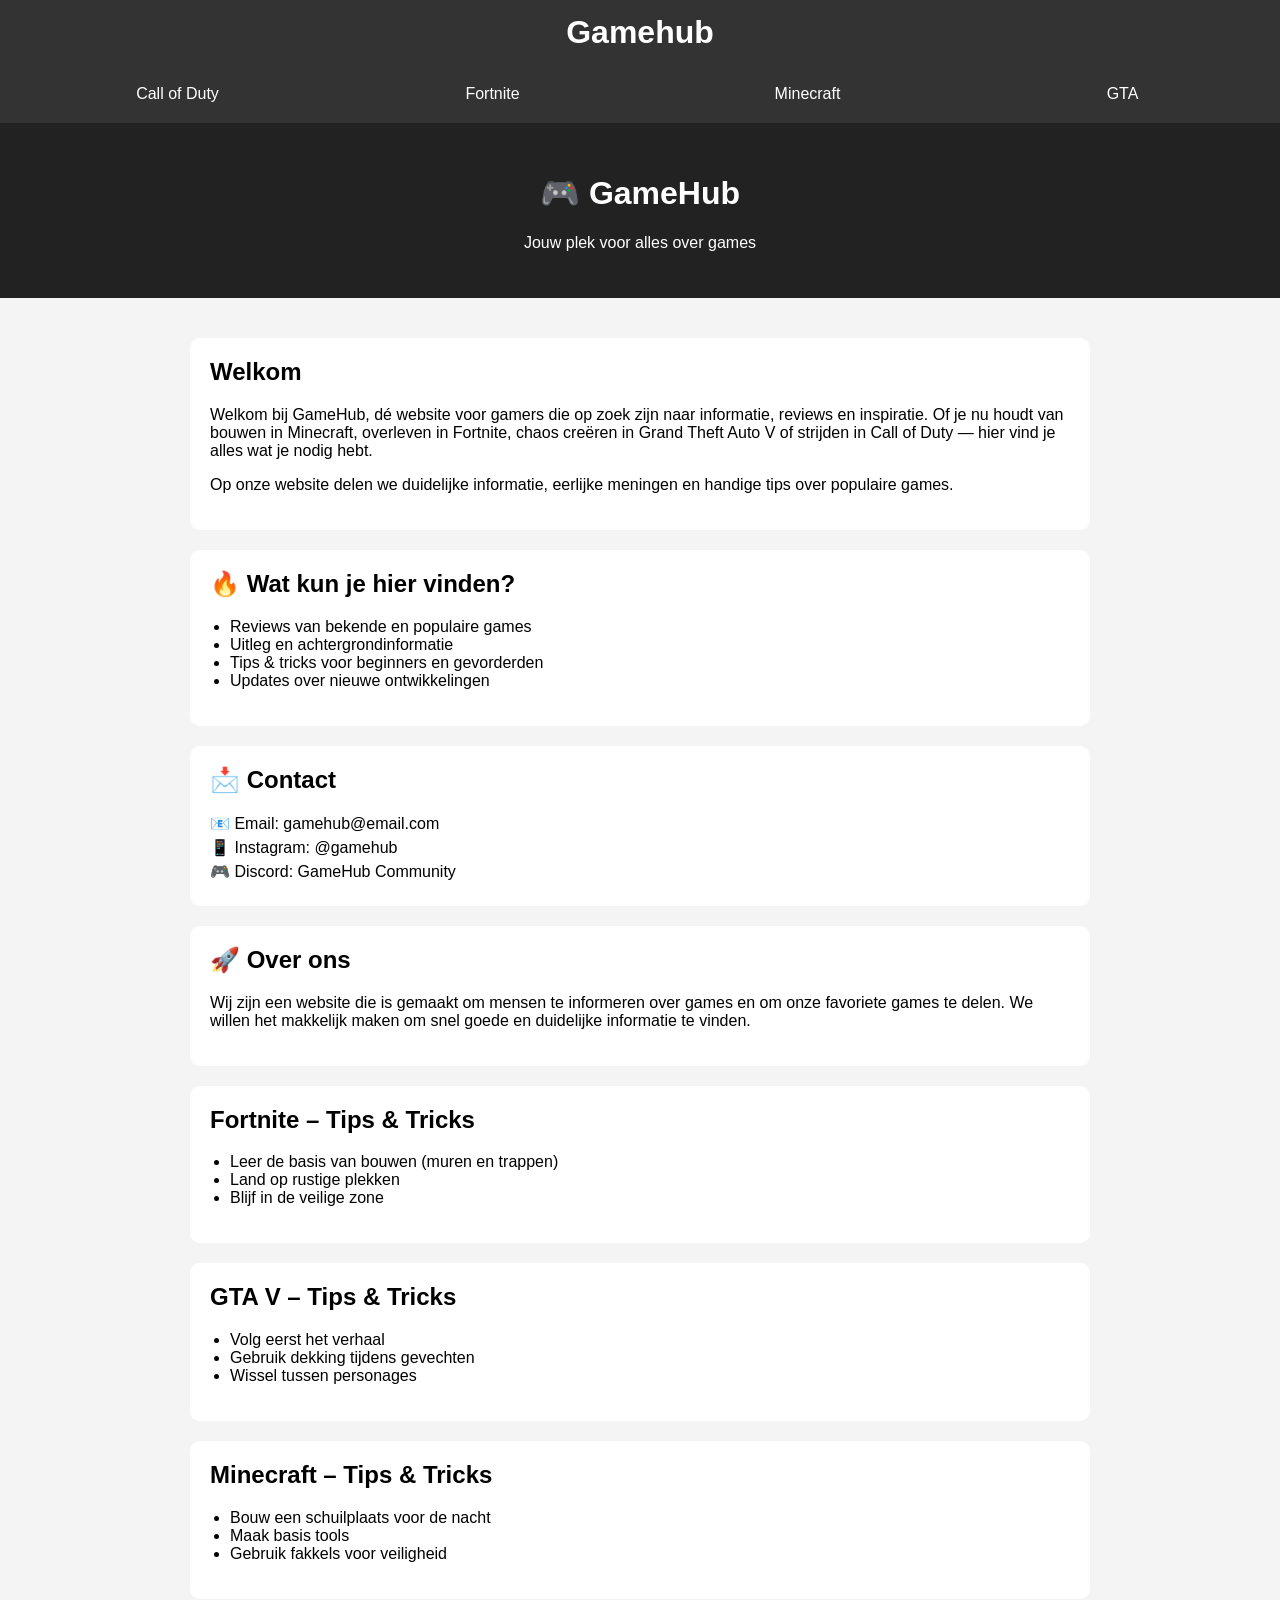
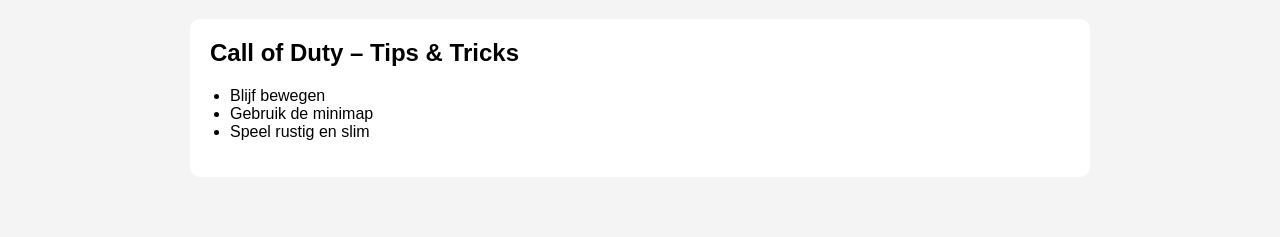
<file: index.html>
<!DOCTYPE html>
<html lang="nl">
     <head>
           <title>Gamehub</title>
           
           <link rel="stylesheet" href="css/opmaak.css">
		   <script src="javascript.js"></script>
		   <meta charset="UTF-8">
     </head>
     <body>
	 
	 <div class="titel"><h1><a href="games.html">Gamehub</a></h1></div>
	 <div>
	 <ul class="menu">
     <li><a href="callofduty.html">Call of Duty</a></li>
     <li><a href="fortnite.html">Fortnite</a></li>
     <li><a href="minecraft.html">Minecraft</a></li>
     <li><a href="gta.html">GTA</a></li>
</ul>
</div>

<div class="blok1">
    <h1>🎮 GameHub</h1>
    <p>Jouw plek voor alles over games</p>
</div>

<div class="blok2">

    <div class="blok3">
        <h2>Welkom</h2>
        <p>
        Welkom bij GameHub, dé website voor gamers die op zoek zijn naar informatie, reviews en inspiratie.
        Of je nu houdt van bouwen in Minecraft, overleven in Fortnite, chaos creëren in Grand Theft Auto V
        of strijden in Call of Duty — hier vind je alles wat je nodig hebt.
        </p>

        <p>
        Op onze website delen we duidelijke informatie, eerlijke meningen en handige tips over populaire games.
        </p>
    </div>

    <div class="blok3">
        <h2>🔥 Wat kun je hier vinden?</h2>
        <ul>
            <li>Reviews van bekende en populaire games</li>
            <li>Uitleg en achtergrondinformatie</li>
            <li>Tips & tricks voor beginners en gevorderden</li>
            <li>Updates over nieuwe ontwikkelingen</li>
        </ul>
    </div>

    <div class="blok3 contact">
        <h2>📩 Contact</h2>
        <p>📧 Email: gamehub@email.com</p>
        <p>📱 Instagram: @gamehub</p>
        <p>🎮 Discord: GameHub Community</p>
    </div>

    <div class="blok3">
        <h2>🚀 Over ons</h2>
        <p>
        Wij zijn een website die is gemaakt om mensen te informeren over games en om onze favoriete games te delen.
        We willen het makkelijk maken om snel goede en duidelijke informatie te vinden.
        </p>
    </div>

    <div class="blok3">
        <h2>Fortnite – Tips & Tricks</h2>
        <ul>
            <li>Leer de basis van bouwen (muren en trappen)</li>
            <li>Land op rustige plekken</li>
            <li>Blijf in de veilige zone</li>
        </ul>
    </div>

    <div class="blok3">
        <h2>GTA V – Tips & Tricks</h2>
        <ul>
            <li>Volg eerst het verhaal</li>
            <li>Gebruik dekking tijdens gevechten</li>
            <li>Wissel tussen personages</li>
        </ul>
    </div>

    <div class="blok3">
        <h2>Minecraft – Tips & Tricks</h2>
        <ul>
            <li>Bouw een schuilplaats voor de nacht</li>
            <li>Maak basis tools</li>
            <li>Gebruik fakkels voor veiligheid</li>
        </ul>
    </div>

    <div class="blok3">
        <h2>Call of Duty – Tips & Tricks</h2>
        <ul>
            <li>Blijf bewegen</li>
            <li>Gebruik de minimap</li>
            <li>Speel rustig en slim</li>
        </ul>
    </div>

</div>


     </body>
</html>
</file>
<file: css/opmaak.css>
.menu {
            list-style: none;
            margin: 0;
            display: flex;
			 background-color: #333;
			
        }

        .menu li {
            flex: 1;
        }
.menu a:hover
{
	 background-color: #575757;
	
}
        .menu a {
            display: block;
            padding: 20px;
            text-align: center;
            text-decoration: none;
            color: white;
        }
.titel h1 {
    margin: 0;
}
        
		.titel a
		{
			
            padding: 14px;
            text-align: center;
            text-decoration: none;
			color: white;
			display: block;
            background-color: #333;
		}
		.a
		{
			text-decoration: none;
			color: white;
			
		}
		
       .review-box {
    display: flex;
    gap: 20px;
    align-items: flex-start;
}

.review-text {
    max-width: 600px;
}

        .review-box h2 {
            margin-top: 0;
        }

        .review-box p {
            margin-bottom: 15px;
        }
		body {
    font-family: Arial, sans-serif;
    margin: 0;
    background-color: #f4f4f4;
}


.blok1 {
    background-color: #222;
    color: white;
    padding: 30px;
    text-align: center;
}


.blok2 {
    max-width: 900px;
    margin: 20px auto;
    padding: 20px;
}

.blok3 {
    background-color: white;
    padding: 20px;
    margin-bottom: 20px;
    border-radius: 10px;
    blok3-shadow: 0 4px 10px rgba(0,0,0,0.1);
}

h2 {
    margin-top: 0;
}


ul {
    padding-left: 20px;
}


.contact p {
    margin: 5px 0;
}
</file>
